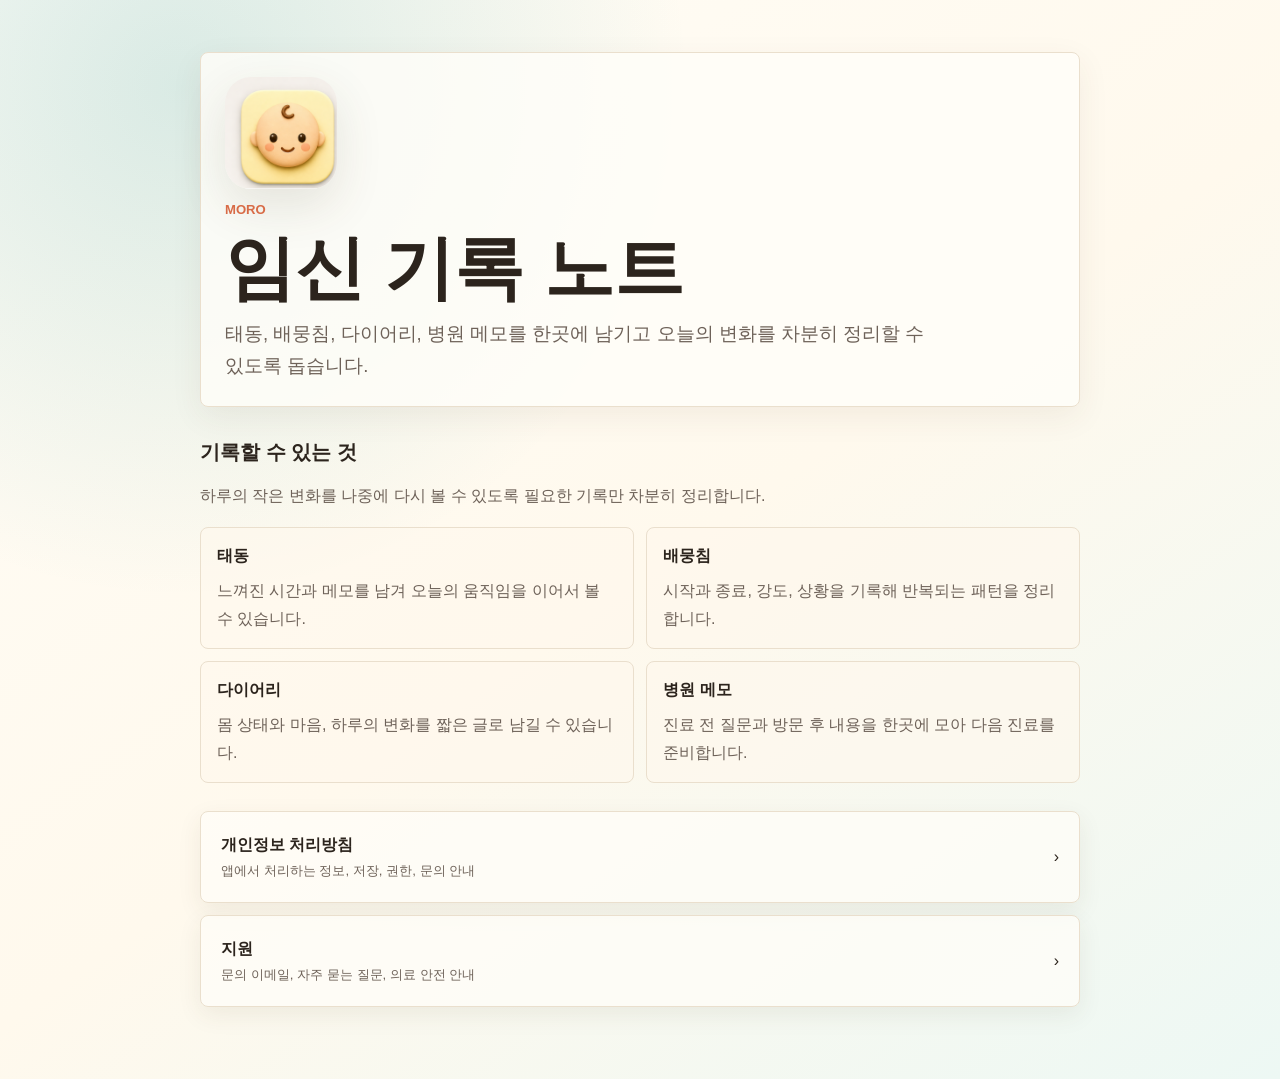
<file: index.html>
<!doctype html>
<html lang="ko">
  <head>
    <meta charset="utf-8" />
    <meta name="viewport" content="width=device-width, initial-scale=1" />
    <title>Moro - 임신 기록 노트</title>
    <meta
      name="description"
      content="Moro는 임신 기간의 태동, 배뭉침, 다이어리와 병원 메모를 정리하는 기록 앱입니다."
    />
    <link rel="stylesheet" href="./styles.css" />
    <link rel="icon" href="./assets/icon.png" />
    <link rel="apple-touch-icon" href="./assets/icon.png" />
  </head>
  <body>
    <main class="page shell home">
      <section class="intro" aria-labelledby="page-title">
        <img class="app-icon" src="./assets/icon.png" alt="Moro 앱 아이콘" />
        <p class="eyebrow">Moro</p>
        <h1 id="page-title">임신 기록 노트</h1>
        <p class="lede">
          태동, 배뭉침, 다이어리, 병원 메모를 한곳에 남기고 오늘의 변화를
          차분히 정리할 수 있도록 돕습니다.
        </p>
      </section>

      <section class="feature-summary" aria-labelledby="feature-summary-title">
        <div class="section-heading">
          <h2 id="feature-summary-title">기록할 수 있는 것</h2>
          <p>
            하루의 작은 변화를 나중에 다시 볼 수 있도록 필요한 기록만 차분히
            정리합니다.
          </p>
        </div>
        <div class="feature-grid">
          <article class="feature-item">
            <h3>태동</h3>
            <p>느껴진 시간과 메모를 남겨 오늘의 움직임을 이어서 볼 수 있습니다.</p>
          </article>
          <article class="feature-item">
            <h3>배뭉침</h3>
            <p>시작과 종료, 강도, 상황을 기록해 반복되는 패턴을 정리합니다.</p>
          </article>
          <article class="feature-item">
            <h3>다이어리</h3>
            <p>몸 상태와 마음, 하루의 변화를 짧은 글로 남길 수 있습니다.</p>
          </article>
          <article class="feature-item">
            <h3>병원 메모</h3>
            <p>진료 전 질문과 방문 후 내용을 한곳에 모아 다음 진료를 준비합니다.</p>
          </article>
        </div>
      </section>

      <nav class="link-list" aria-label="Moro 공개 문서">
        <a class="link-row" href="./privacy/">
          <span>
            <strong>개인정보 처리방침</strong>
            <small>앱에서 처리하는 정보, 저장, 권한, 문의 안내</small>
          </span>
          <span aria-hidden="true">›</span>
        </a>
        <a class="link-row" href="./support/">
          <span>
            <strong>지원</strong>
            <small>문의 이메일, 자주 묻는 질문, 의료 안전 안내</small>
          </span>
          <span aria-hidden="true">›</span>
        </a>
      </nav>
    </main>
  </body>
</html>
</file>
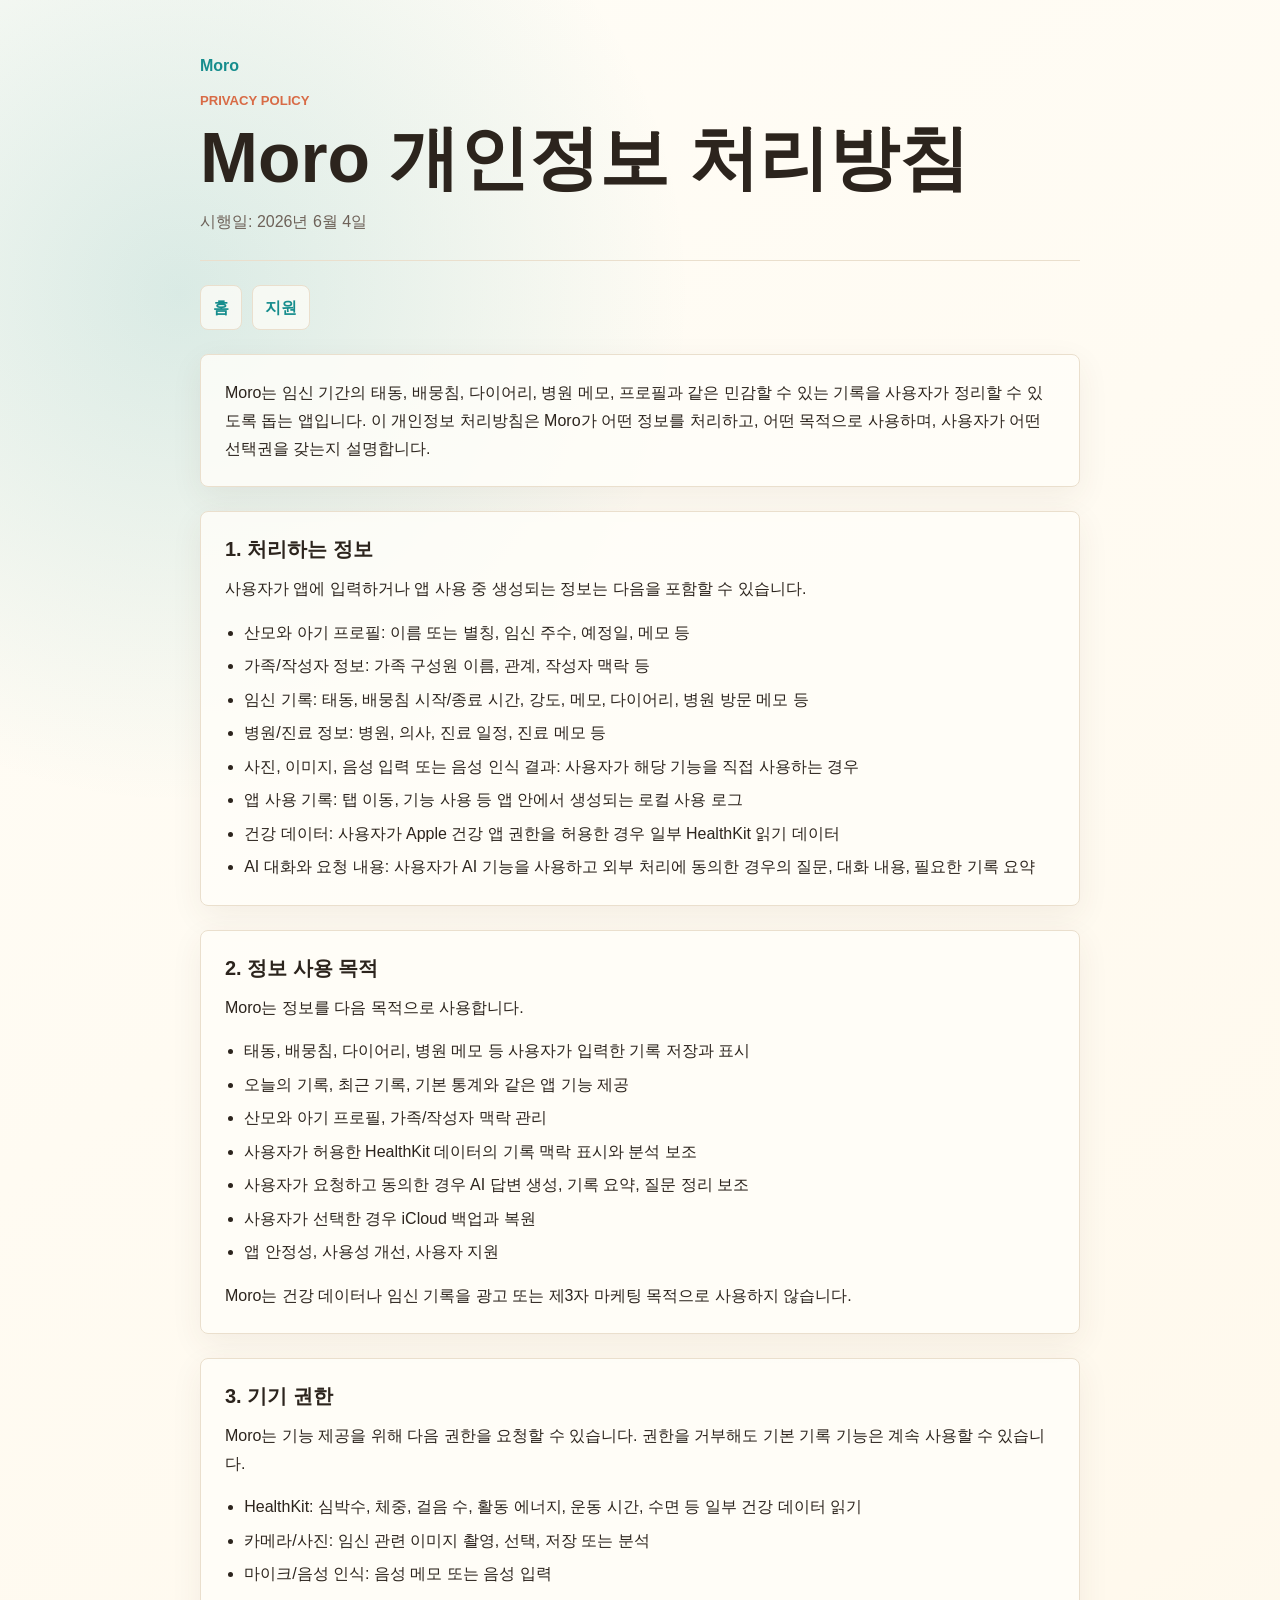
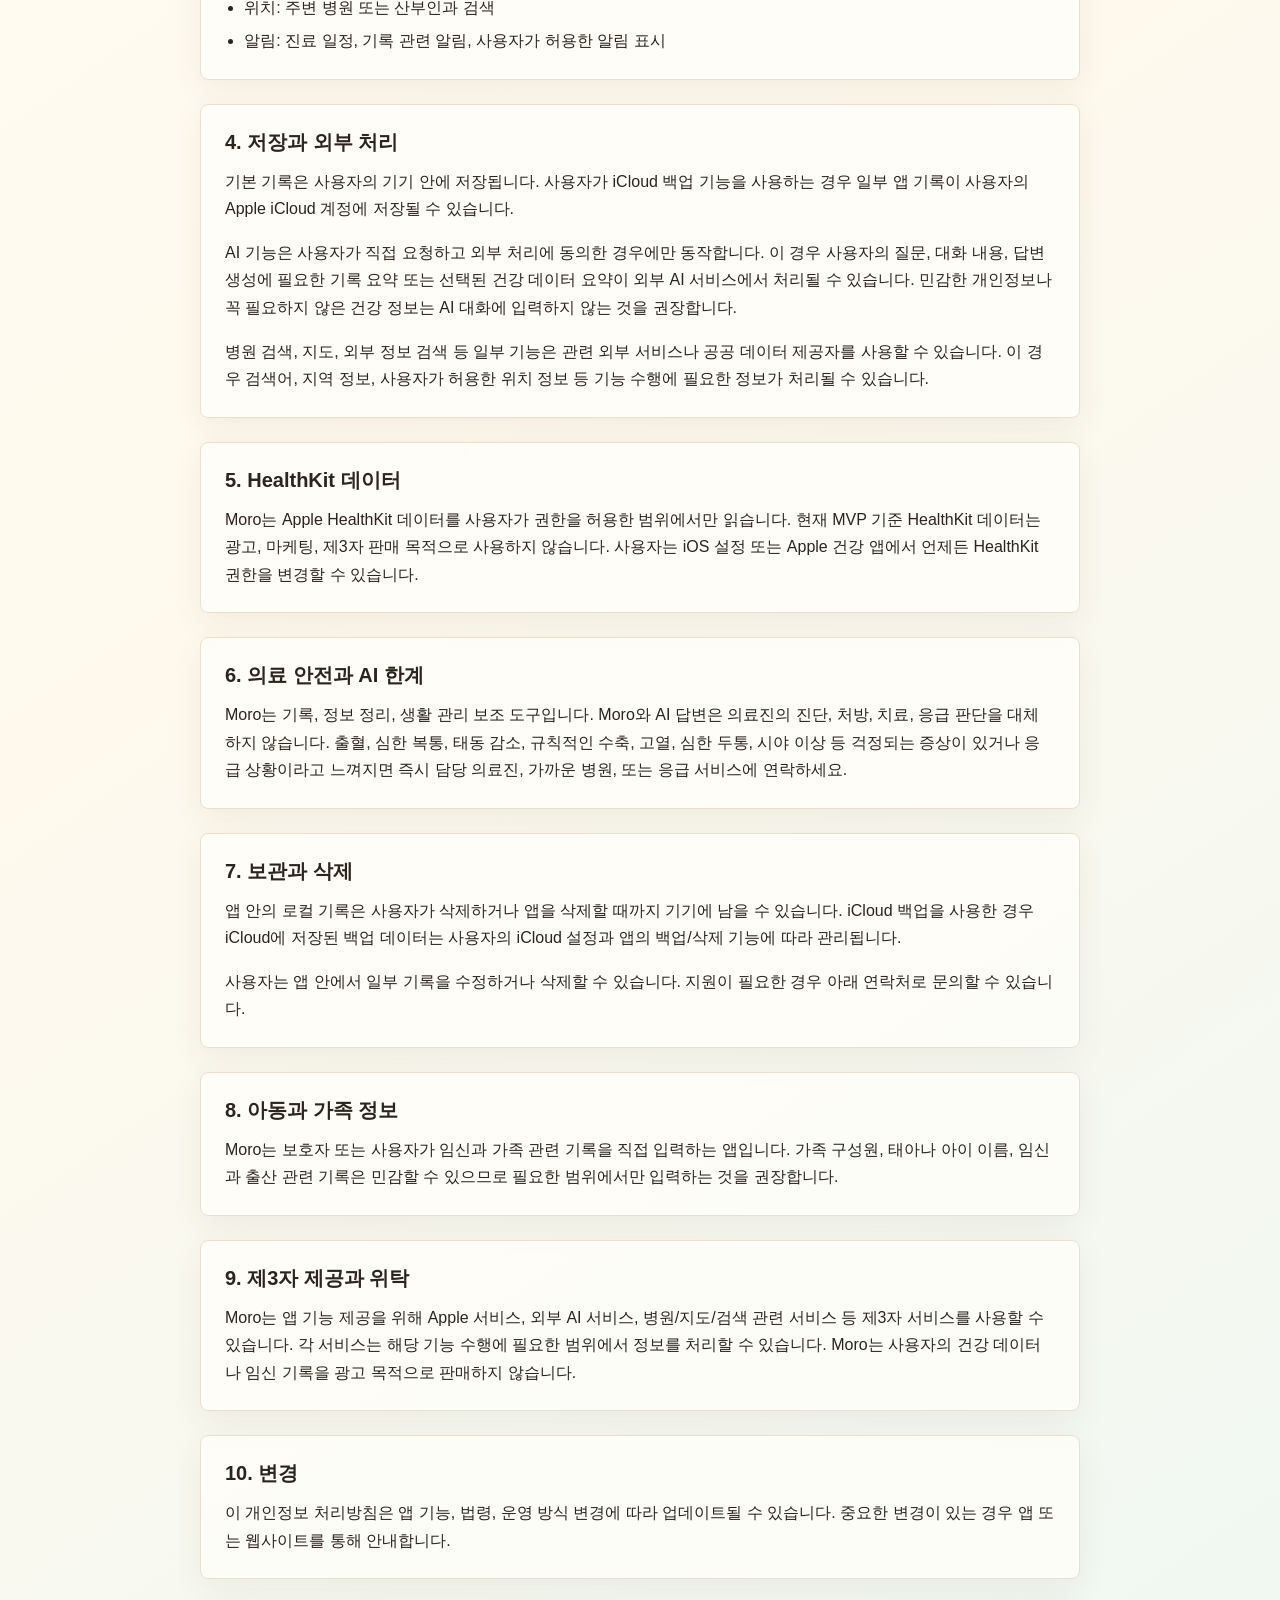
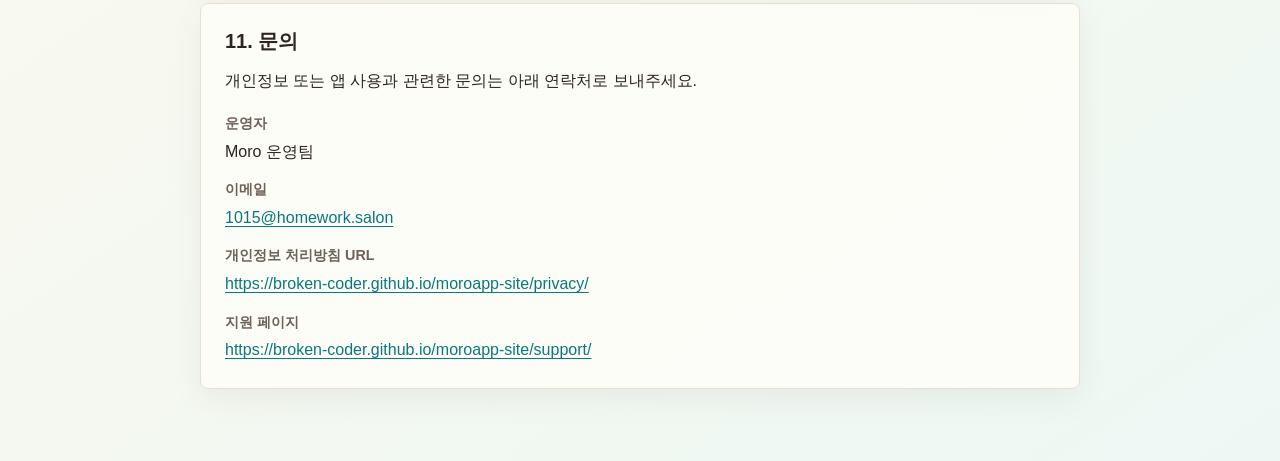
<file: privacy/index.html>
<!doctype html>
<html lang="ko">
  <head>
    <meta charset="utf-8" />
    <meta name="viewport" content="width=device-width, initial-scale=1" />
    <title>Moro 개인정보 처리방침</title>
    <meta
      name="description"
      content="Moro 개인정보 처리방침. 임신 기록 앱 Moro가 처리하는 정보, 권한, 저장, 외부 처리와 문의 방법을 안내합니다."
    />
    <link rel="stylesheet" href="../styles.css" />
    <link rel="icon" href="../assets/icon.png" />
    <link rel="apple-touch-icon" href="../assets/icon.png" />
  </head>
  <body>
    <main class="page shell document">
      <header class="doc-header">
        <a class="back-link" href="../">Moro</a>
        <p class="eyebrow">Privacy Policy</p>
        <h1>Moro 개인정보 처리방침</h1>
        <p class="updated">시행일: 2026년 6월 4일</p>
      </header>

      <nav class="doc-nav" aria-label="Moro 문서 바로가기">
        <a href="../">홈</a>
        <a href="../support/">지원</a>
      </nav>

      <section>
        <p>
          Moro는 임신 기간의 태동, 배뭉침, 다이어리, 병원 메모, 프로필과
          같은 민감할 수 있는 기록을 사용자가 정리할 수 있도록 돕는 앱입니다.
          이 개인정보 처리방침은 Moro가 어떤 정보를 처리하고, 어떤 목적으로
          사용하며, 사용자가 어떤 선택권을 갖는지 설명합니다.
        </p>
      </section>

      <section>
        <h2>1. 처리하는 정보</h2>
        <p>사용자가 앱에 입력하거나 앱 사용 중 생성되는 정보는 다음을 포함할 수 있습니다.</p>
        <ul>
          <li>산모와 아기 프로필: 이름 또는 별칭, 임신 주수, 예정일, 메모 등</li>
          <li>가족/작성자 정보: 가족 구성원 이름, 관계, 작성자 맥락 등</li>
          <li>임신 기록: 태동, 배뭉침 시작/종료 시간, 강도, 메모, 다이어리, 병원 방문 메모 등</li>
          <li>병원/진료 정보: 병원, 의사, 진료 일정, 진료 메모 등</li>
          <li>사진, 이미지, 음성 입력 또는 음성 인식 결과: 사용자가 해당 기능을 직접 사용하는 경우</li>
          <li>앱 사용 기록: 탭 이동, 기능 사용 등 앱 안에서 생성되는 로컬 사용 로그</li>
          <li>건강 데이터: 사용자가 Apple 건강 앱 권한을 허용한 경우 일부 HealthKit 읽기 데이터</li>
          <li>AI 대화와 요청 내용: 사용자가 AI 기능을 사용하고 외부 처리에 동의한 경우의 질문, 대화 내용, 필요한 기록 요약</li>
        </ul>
      </section>

      <section>
        <h2>2. 정보 사용 목적</h2>
        <p>Moro는 정보를 다음 목적으로 사용합니다.</p>
        <ul>
          <li>태동, 배뭉침, 다이어리, 병원 메모 등 사용자가 입력한 기록 저장과 표시</li>
          <li>오늘의 기록, 최근 기록, 기본 통계와 같은 앱 기능 제공</li>
          <li>산모와 아기 프로필, 가족/작성자 맥락 관리</li>
          <li>사용자가 허용한 HealthKit 데이터의 기록 맥락 표시와 분석 보조</li>
          <li>사용자가 요청하고 동의한 경우 AI 답변 생성, 기록 요약, 질문 정리 보조</li>
          <li>사용자가 선택한 경우 iCloud 백업과 복원</li>
          <li>앱 안정성, 사용성 개선, 사용자 지원</li>
        </ul>
        <p>Moro는 건강 데이터나 임신 기록을 광고 또는 제3자 마케팅 목적으로 사용하지 않습니다.</p>
      </section>

      <section>
        <h2>3. 기기 권한</h2>
        <p>Moro는 기능 제공을 위해 다음 권한을 요청할 수 있습니다. 권한을 거부해도 기본 기록 기능은 계속 사용할 수 있습니다.</p>
        <ul>
          <li>HealthKit: 심박수, 체중, 걸음 수, 활동 에너지, 운동 시간, 수면 등 일부 건강 데이터 읽기</li>
          <li>카메라/사진: 임신 관련 이미지 촬영, 선택, 저장 또는 분석</li>
          <li>마이크/음성 인식: 음성 메모 또는 음성 입력</li>
          <li>위치: 주변 병원 또는 산부인과 검색</li>
          <li>알림: 진료 일정, 기록 관련 알림, 사용자가 허용한 알림 표시</li>
        </ul>
      </section>

      <section>
        <h2>4. 저장과 외부 처리</h2>
        <p>
          기본 기록은 사용자의 기기 안에 저장됩니다. 사용자가 iCloud 백업 기능을
          사용하는 경우 일부 앱 기록이 사용자의 Apple iCloud 계정에 저장될 수 있습니다.
        </p>
        <p>
          AI 기능은 사용자가 직접 요청하고 외부 처리에 동의한 경우에만 동작합니다.
          이 경우 사용자의 질문, 대화 내용, 답변 생성에 필요한 기록 요약 또는
          선택된 건강 데이터 요약이 외부 AI 서비스에서 처리될 수 있습니다.
          민감한 개인정보나 꼭 필요하지 않은 건강 정보는 AI 대화에 입력하지 않는 것을 권장합니다.
        </p>
        <p>
          병원 검색, 지도, 외부 정보 검색 등 일부 기능은 관련 외부 서비스나
          공공 데이터 제공자를 사용할 수 있습니다. 이 경우 검색어, 지역 정보,
          사용자가 허용한 위치 정보 등 기능 수행에 필요한 정보가 처리될 수 있습니다.
        </p>
      </section>

      <section>
        <h2>5. HealthKit 데이터</h2>
        <p>
          Moro는 Apple HealthKit 데이터를 사용자가 권한을 허용한 범위에서만 읽습니다.
          현재 MVP 기준 HealthKit 데이터는 광고, 마케팅, 제3자 판매 목적으로 사용하지 않습니다.
          사용자는 iOS 설정 또는 Apple 건강 앱에서 언제든 HealthKit 권한을 변경할 수 있습니다.
        </p>
      </section>

      <section>
        <h2>6. 의료 안전과 AI 한계</h2>
        <p>
          Moro는 기록, 정보 정리, 생활 관리 보조 도구입니다. Moro와 AI 답변은
          의료진의 진단, 처방, 치료, 응급 판단을 대체하지 않습니다. 출혈,
          심한 복통, 태동 감소, 규칙적인 수축, 고열, 심한 두통, 시야 이상 등
          걱정되는 증상이 있거나 응급 상황이라고 느껴지면 즉시 담당 의료진,
          가까운 병원, 또는 응급 서비스에 연락하세요.
        </p>
      </section>

      <section>
        <h2>7. 보관과 삭제</h2>
        <p>
          앱 안의 로컬 기록은 사용자가 삭제하거나 앱을 삭제할 때까지 기기에
          남을 수 있습니다. iCloud 백업을 사용한 경우 iCloud에 저장된 백업
          데이터는 사용자의 iCloud 설정과 앱의 백업/삭제 기능에 따라 관리됩니다.
        </p>
        <p>사용자는 앱 안에서 일부 기록을 수정하거나 삭제할 수 있습니다. 지원이 필요한 경우 아래 연락처로 문의할 수 있습니다.</p>
      </section>

      <section>
        <h2>8. 아동과 가족 정보</h2>
        <p>
          Moro는 보호자 또는 사용자가 임신과 가족 관련 기록을 직접 입력하는 앱입니다.
          가족 구성원, 태아나 아이 이름, 임신과 출산 관련 기록은 민감할 수 있으므로
          필요한 범위에서만 입력하는 것을 권장합니다.
        </p>
      </section>

      <section>
        <h2>9. 제3자 제공과 위탁</h2>
        <p>
          Moro는 앱 기능 제공을 위해 Apple 서비스, 외부 AI 서비스, 병원/지도/검색
          관련 서비스 등 제3자 서비스를 사용할 수 있습니다. 각 서비스는 해당 기능
          수행에 필요한 범위에서 정보를 처리할 수 있습니다. Moro는 사용자의 건강
          데이터나 임신 기록을 광고 목적으로 판매하지 않습니다.
        </p>
      </section>

      <section>
        <h2>10. 변경</h2>
        <p>
          이 개인정보 처리방침은 앱 기능, 법령, 운영 방식 변경에 따라 업데이트될 수 있습니다.
          중요한 변경이 있는 경우 앱 또는 웹사이트를 통해 안내합니다.
        </p>
      </section>

      <section>
        <h2>11. 문의</h2>
        <p>개인정보 또는 앱 사용과 관련한 문의는 아래 연락처로 보내주세요.</p>
        <dl class="contact-list">
          <div>
            <dt>운영자</dt>
            <dd>Moro 운영팀</dd>
          </div>
          <div>
            <dt>이메일</dt>
            <dd><a href="mailto:1015@homework.salon">1015@homework.salon</a></dd>
          </div>
          <div>
            <dt>개인정보 처리방침 URL</dt>
            <dd>
              <a href="https://broken-coder.github.io/moroapp-site/privacy/">
                https://broken-coder.github.io/moroapp-site/privacy/
              </a>
            </dd>
          </div>
          <div>
            <dt>지원 페이지</dt>
            <dd>
              <a href="https://broken-coder.github.io/moroapp-site/support/">
                https://broken-coder.github.io/moroapp-site/support/
              </a>
            </dd>
          </div>
        </dl>
      </section>
    </main>
  </body>
</html>
</file>
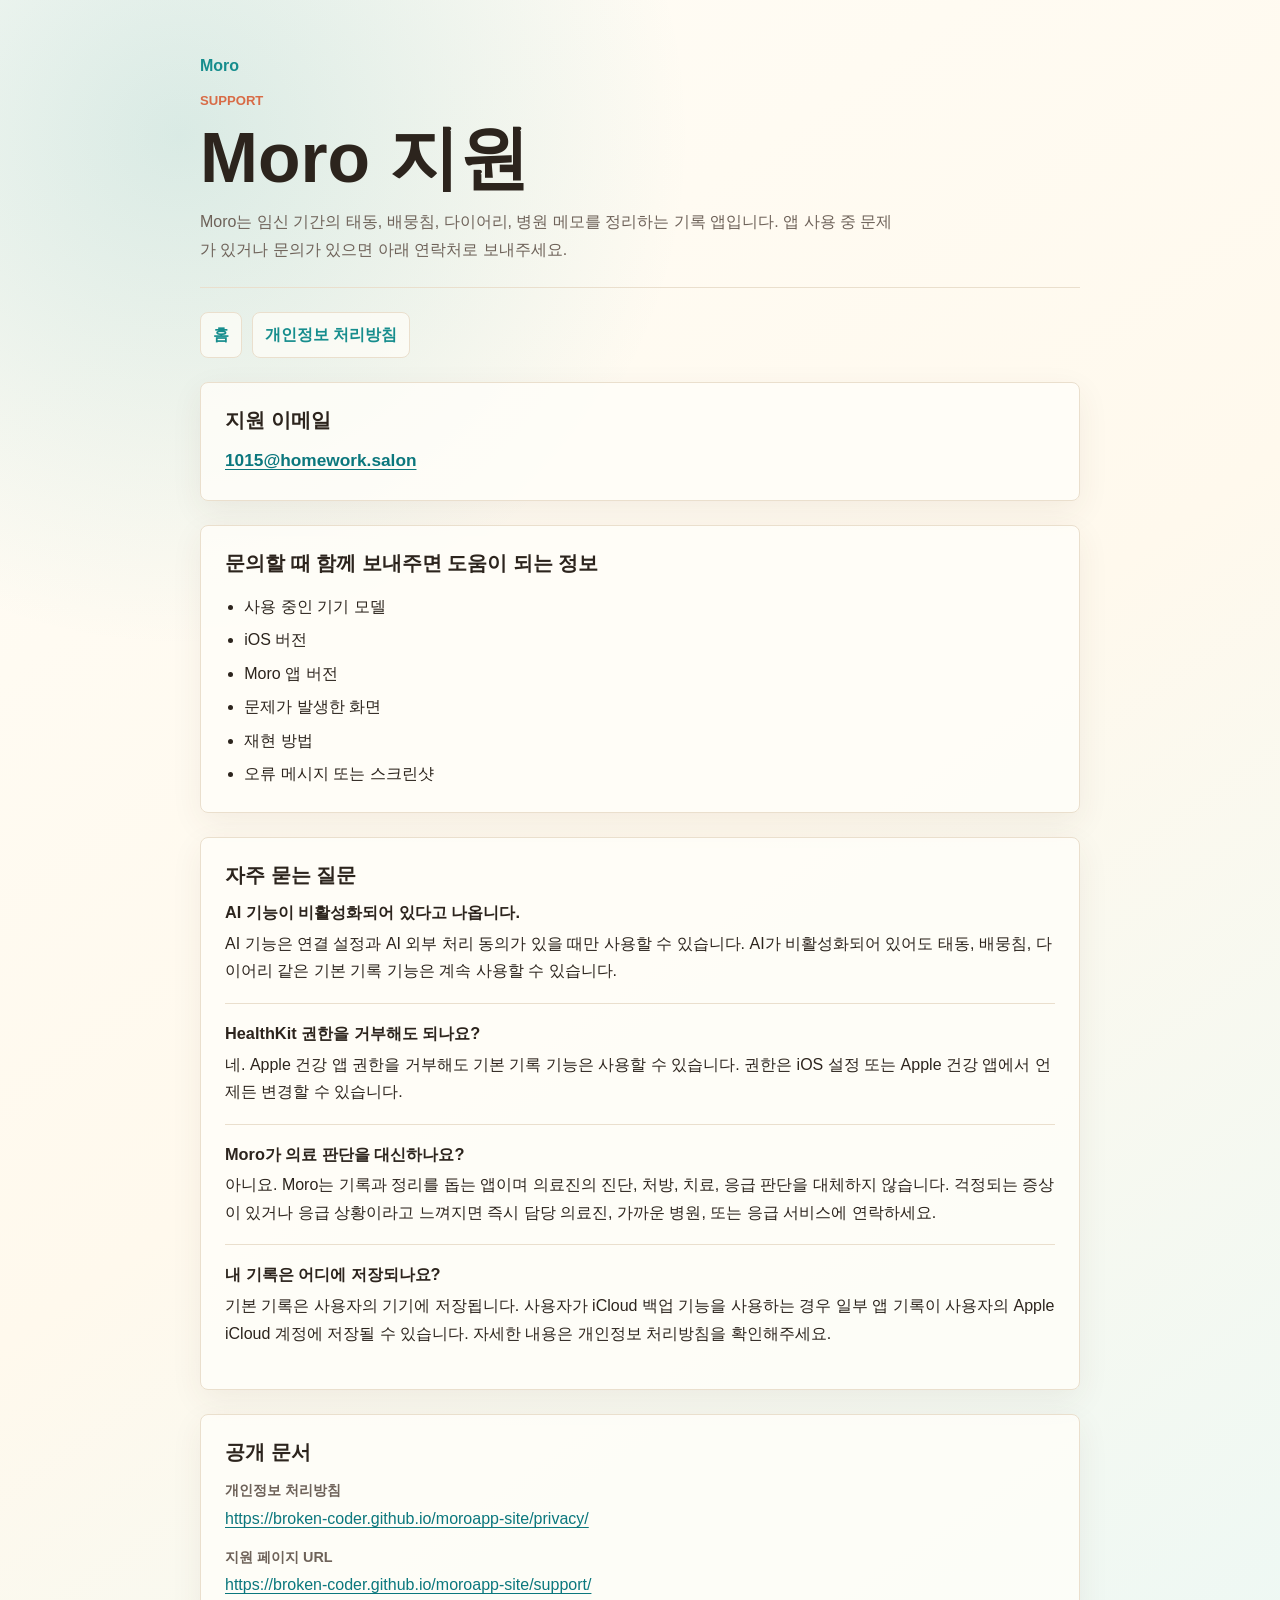
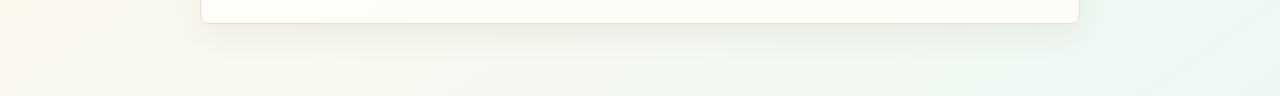
<file: support/index.html>
<!doctype html>
<html lang="ko">
  <head>
    <meta charset="utf-8" />
    <meta name="viewport" content="width=device-width, initial-scale=1" />
    <title>Moro 지원</title>
    <meta
      name="description"
      content="Moro 지원 페이지. 문의 이메일, 자주 묻는 질문, 개인정보 처리방침과 의료 안전 안내를 제공합니다."
    />
    <link rel="stylesheet" href="../styles.css" />
    <link rel="icon" href="../assets/icon.png" />
    <link rel="apple-touch-icon" href="../assets/icon.png" />
  </head>
  <body>
    <main class="page shell document">
      <header class="doc-header">
        <a class="back-link" href="../">Moro</a>
        <p class="eyebrow">Support</p>
        <h1>Moro 지원</h1>
        <p class="lede compact">
          Moro는 임신 기간의 태동, 배뭉침, 다이어리, 병원 메모를 정리하는
          기록 앱입니다. 앱 사용 중 문제가 있거나 문의가 있으면 아래 연락처로 보내주세요.
        </p>
      </header>

      <nav class="doc-nav" aria-label="Moro 문서 바로가기">
        <a href="../">홈</a>
        <a href="../privacy/">개인정보 처리방침</a>
      </nav>

      <section>
        <h2>지원 이메일</h2>
        <p><a class="email-link" href="mailto:1015@homework.salon">1015@homework.salon</a></p>
      </section>

      <section>
        <h2>문의할 때 함께 보내주면 도움이 되는 정보</h2>
        <ul>
          <li>사용 중인 기기 모델</li>
          <li>iOS 버전</li>
          <li>Moro 앱 버전</li>
          <li>문제가 발생한 화면</li>
          <li>재현 방법</li>
          <li>오류 메시지 또는 스크린샷</li>
        </ul>
      </section>

      <section>
        <h2>자주 묻는 질문</h2>
        <article class="faq">
          <h3>AI 기능이 비활성화되어 있다고 나옵니다.</h3>
          <p>
            AI 기능은 연결 설정과 AI 외부 처리 동의가 있을 때만 사용할 수 있습니다.
            AI가 비활성화되어 있어도 태동, 배뭉침, 다이어리 같은 기본 기록 기능은
            계속 사용할 수 있습니다.
          </p>
        </article>
        <article class="faq">
          <h3>HealthKit 권한을 거부해도 되나요?</h3>
          <p>
            네. Apple 건강 앱 권한을 거부해도 기본 기록 기능은 사용할 수 있습니다.
            권한은 iOS 설정 또는 Apple 건강 앱에서 언제든 변경할 수 있습니다.
          </p>
        </article>
        <article class="faq">
          <h3>Moro가 의료 판단을 대신하나요?</h3>
          <p>
            아니요. Moro는 기록과 정리를 돕는 앱이며 의료진의 진단, 처방, 치료,
            응급 판단을 대체하지 않습니다. 걱정되는 증상이 있거나 응급 상황이라고
            느껴지면 즉시 담당 의료진, 가까운 병원, 또는 응급 서비스에 연락하세요.
          </p>
        </article>
        <article class="faq">
          <h3>내 기록은 어디에 저장되나요?</h3>
          <p>
            기본 기록은 사용자의 기기에 저장됩니다. 사용자가 iCloud 백업 기능을
            사용하는 경우 일부 앱 기록이 사용자의 Apple iCloud 계정에 저장될 수 있습니다.
            자세한 내용은 개인정보 처리방침을 확인해주세요.
          </p>
        </article>
      </section>

      <section>
        <h2>공개 문서</h2>
        <dl class="contact-list">
          <div>
            <dt>개인정보 처리방침</dt>
            <dd>
              <a href="https://broken-coder.github.io/moroapp-site/privacy/">
                https://broken-coder.github.io/moroapp-site/privacy/
              </a>
            </dd>
          </div>
          <div>
            <dt>지원 페이지 URL</dt>
            <dd>
              <a href="https://broken-coder.github.io/moroapp-site/support/">
                https://broken-coder.github.io/moroapp-site/support/
              </a>
            </dd>
          </div>
        </dl>
      </section>
    </main>
  </body>
</html>
</file>
<file: styles.css>
:root {
  color-scheme: light;
  --bg: #fff9ed;
  --paper: #fffef9;
  --ink: #2c241d;
  --muted: #6e6259;
  --line: #eadfcd;
  --accent: #d86b46;
  --accent-2: #168d8d;
  --soft: #f8e8b6;
  --shadow: 0 18px 48px rgba(80, 62, 40, 0.12);
}

* {
  box-sizing: border-box;
}

body {
  margin: 0;
  min-height: 100vh;
  background:
    radial-gradient(circle at 14% 8%, rgba(22, 141, 141, 0.16), transparent 32rem),
    linear-gradient(145deg, #fffdf7 0%, var(--bg) 52%, #edf8f4 100%);
  color: var(--ink);
  font-family:
    -apple-system, BlinkMacSystemFont, "Apple SD Gothic Neo", "Noto Sans KR",
    "Segoe UI", sans-serif;
  line-height: 1.72;
}

a {
  color: #0b777d;
  text-decoration-thickness: 0.08em;
  text-underline-offset: 0.18em;
}

.shell {
  width: min(100% - 32px, 880px);
  margin: 0 auto;
}

.page {
  padding: 52px 0 72px;
}

.home {
  min-height: 100vh;
  display: grid;
  align-content: center;
  gap: 28px;
}

.intro,
.doc-header {
  display: grid;
  gap: 10px;
}

.app-icon {
  width: 112px;
  height: 112px;
  border-radius: 26px;
  box-shadow: var(--shadow);
}

.eyebrow {
  margin: 0;
  color: var(--accent);
  font-size: 0.82rem;
  font-weight: 800;
  letter-spacing: 0;
  text-transform: uppercase;
}

h1,
h2,
h3,
p {
  margin-block-start: 0;
}

h1 {
  margin-block-end: 4px;
  font-size: clamp(2.1rem, 7vw, 4.35rem);
  line-height: 1.04;
  letter-spacing: 0;
}

h2 {
  margin: 0 0 12px;
  font-size: 1.25rem;
  line-height: 1.35;
  letter-spacing: 0;
}

h3 {
  margin: 0 0 6px;
  font-size: 1.02rem;
  line-height: 1.4;
  letter-spacing: 0;
}

.lede {
  max-width: 700px;
  margin: 0;
  color: var(--muted);
  font-size: 1.16rem;
}

.lede.compact {
  font-size: 1rem;
}

.link-list {
  display: grid;
  gap: 12px;
}

.section-heading {
  display: grid;
  gap: 4px;
  margin-bottom: 18px;
}

.section-heading p {
  max-width: 640px;
  margin: 0;
  color: var(--muted);
}

.feature-summary {
  padding: 4px 0 0;
  border: 0;
  background: transparent;
  box-shadow: none;
}

.feature-grid {
  display: grid;
  grid-template-columns: repeat(2, minmax(0, 1fr));
  gap: 12px;
}

.feature-item {
  display: grid;
  gap: 4px;
  padding: 16px;
  border: 1px solid var(--line);
  border-radius: 8px;
  background: rgba(255, 249, 237, 0.62);
}

.feature-item p {
  margin: 0;
  color: var(--muted);
}

.link-row {
  display: flex;
  min-height: 92px;
  align-items: center;
  justify-content: space-between;
  gap: 20px;
  padding: 18px 20px;
  border: 1px solid var(--line);
  border-radius: 8px;
  background: rgba(255, 254, 249, 0.76);
  color: var(--ink);
  text-decoration: none;
  box-shadow: 0 8px 24px rgba(80, 62, 40, 0.08);
}

.link-row strong,
.link-row small {
  display: block;
}

.link-row small {
  margin-top: 2px;
  color: var(--muted);
}

.document {
  display: grid;
  gap: 24px;
}

.doc-header {
  padding-bottom: 24px;
  border-bottom: 1px solid var(--line);
}

.back-link {
  width: fit-content;
  color: var(--accent-2);
  font-weight: 700;
  text-decoration: none;
}

.doc-nav {
  display: flex;
  flex-wrap: wrap;
  gap: 10px;
}

.doc-nav a {
  display: inline-flex;
  min-height: 40px;
  align-items: center;
  border: 1px solid var(--line);
  border-radius: 8px;
  padding: 8px 12px;
  background: rgba(255, 254, 249, 0.72);
  color: var(--accent-2);
  font-weight: 800;
  text-decoration: none;
}

.updated {
  margin: 0;
  color: var(--muted);
}

section {
  padding: 24px;
  border: 1px solid var(--line);
  border-radius: 8px;
  background: rgba(255, 254, 249, 0.82);
  box-shadow: 0 10px 32px rgba(80, 62, 40, 0.07);
}

section p:last-child,
section ul:last-child,
section dl:last-child,
.faq:last-child p {
  margin-bottom: 0;
}

ul {
  padding-left: 1.2rem;
}

li + li {
  margin-top: 6px;
}

.contact-list {
  display: grid;
  gap: 12px;
  margin: 0;
}

.contact-list div {
  display: grid;
  gap: 2px;
}

dt {
  color: var(--muted);
  font-size: 0.9rem;
  font-weight: 700;
}

dd {
  margin: 0;
  overflow-wrap: anywhere;
}

.email-link {
  font-size: 1.08rem;
  font-weight: 800;
}

.faq {
  padding: 18px 0;
  border-top: 1px solid var(--line);
}

.faq:first-of-type {
  padding-top: 0;
  border-top: 0;
}

.faq p {
  margin: 0;
}

@media (max-width: 640px) {
  .shell {
    width: min(100% - 24px, 880px);
  }

  .page {
    padding: 34px 0 52px;
  }

  .home {
    align-content: start;
  }

  .app-icon {
    width: 92px;
    height: 92px;
    border-radius: 22px;
  }

  h1 {
    font-size: 2.2rem;
  }

  section,
  .link-row {
    padding: 18px;
  }

  .feature-summary {
    padding: 4px 0 0;
  }

  .feature-grid {
    grid-template-columns: 1fr;
  }
}
</file>
